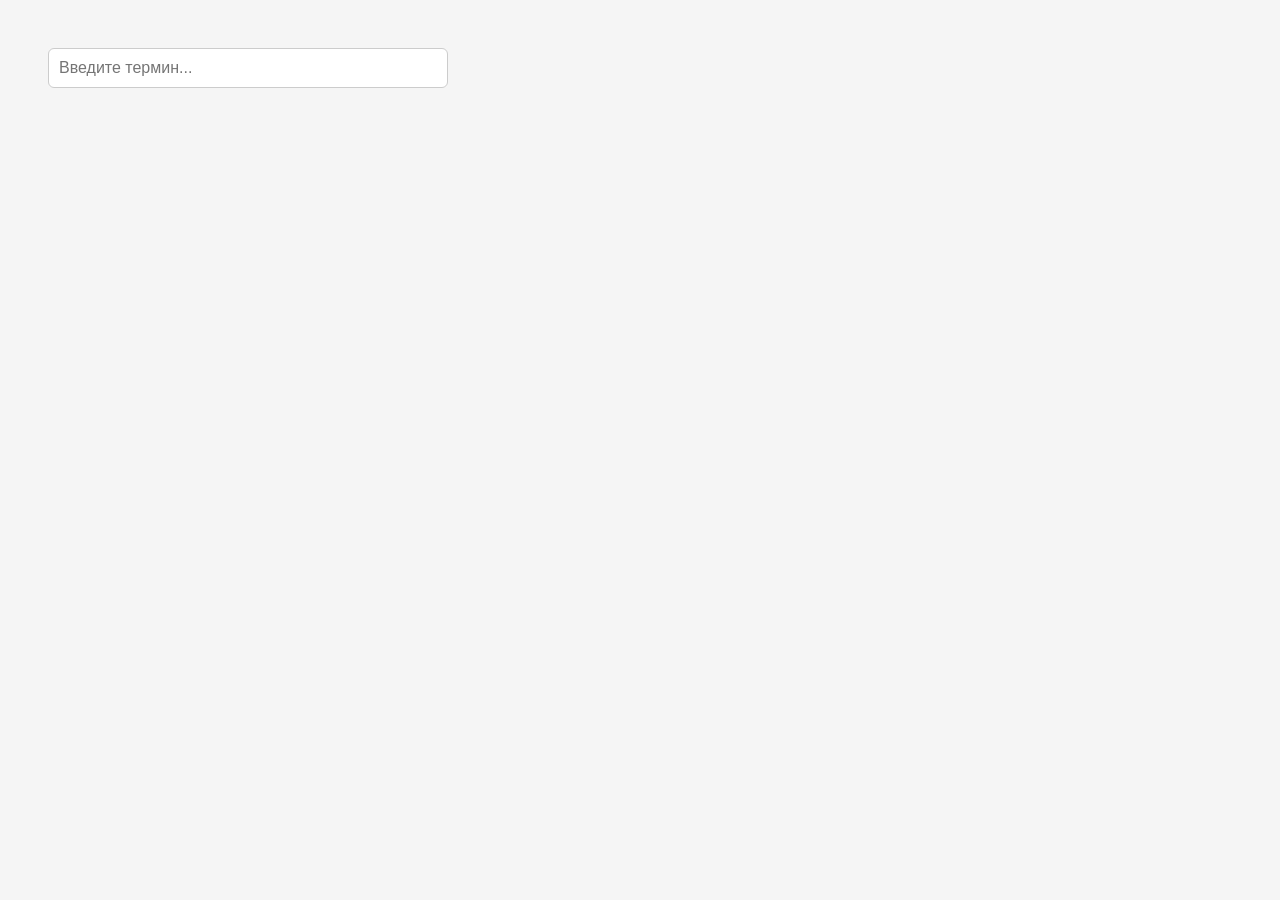
<file: frontend/autocompletion.html>
<!DOCTYPE html>
<html lang="ru">
<head>
  <meta charset="UTF-8"/>
  <title>Автодополнение</title>
  <style>
    body { font-family: sans-serif; padding: 40px; background: #f5f5f5; }
    .wrap { position: relative; max-width: 400px; }
    input {
      width: 100%; padding: 10px; font-size: 16px;
      border: 1px solid #ccc; border-radius: 6px; box-sizing: border-box;
    }
    ul {
      position: absolute; top: 100%; left: 0; right: 0;
      background: #fff; border: 1px solid #ccc; border-top: none;
      border-radius: 0 0 6px 6px; list-style: none;
      margin: 0; padding: 0; display: none; z-index: 10;
    }
    ul.open { display: block; }
    li { padding: 9px 12px; cursor: pointer; font-size: 15px; display: flex; align-items: center; gap: 8px; }
    li:hover, li.active { background: #eef; }
    li mark { background: none; color: #4a90d9; font-weight: 600; }
    .badge {
      font-size: 10px; padding: 1px 5px; border-radius: 3px;
      flex-shrink: 0; font-weight: 600; letter-spacing: 0.03em;
    }
    .badge-crypto { background: #fff3cd; color: #856404; }
    .badge-wiki   { background: #e8f0fe; color: #1a56db; }
  </style>
</head>
<body>

<div class="wrap">
  <input id="q" type="text" placeholder="Введите термин..."/>
  <ul id="list"></ul>
</div>

<script>
const CRYPTO = [
  "Абстракция аккаунта","Автоматический маркет-мейкер","АММ","Авторитетный мастернод",
  "Агрегатор DeFi","Адаптивный шардинг","Адрес","Аирдроп","Алгоритмический стейблкоин",
  "Альткоин","Альфа","Анархо-капитализм","Аномальная доходность","Аппаратный кошелёк",
  "Асинхронный","Атака 51%","Атака флэш-кредита","Атомарный своп",
  "Бейкеры","Биткоин-банкомат","BTM","Биткойнер","Блокировка токенов","Блокчейн",
  "Блокчейн-трайбализм","Валидатор","Взаимозаменяемый","Византийская отказоустойчивость",
  "BFT","Виртуальная машина Ethereum","EVM","Вош-трейдинг","Время блока",
  "Газ","Генезис-блок","Годовая процентная доходность","APY","Годовая процентная ставка","APR",
  "Горячее хранение","Горячий кошелек","Граничные узлы","Групповой майнинг",
  "Двухфакторная аутентификация","2FA","Делегированное доказательство доли","dPOS",
  "Дерево Меркла","Децентрализованная биржа","DEX","Децентрализованное управление",
  "ДАО","DAICO","Децентрализованные приложения","DApps","Децентрализованный",
  "Доказательство мошенничества","Доминирование Биткоина","BTCD",
  "Заголовок блока","Закрытый ключ","Залоговые токены","Защищенный реестр",
  "Извлекаемая майнерами ценность","MEV","Инфляция",
  "Каскадные ликвидации","Кастодиальный кошелёк","Кастодиан","Консенсус",
  "Консорциумный блокчейн","Корпоративный блокчейн","Кривая привязки",
  "Криптовалюта","Криптоджекинг","Криптозима","Криптомиксер",
  "Ликвидация","Ликвидность","Ликвидный стейкинг","Лимит газа","Ложный пробой",
  "Майнеры","Майнинг","Мейннет","Мемкоин","Метавселенная","Механизм консенсуса","Мосты",
  "Неизменность","Непостоянные потери","Нерегулируемый реестр",
  "Обеспеченная долговая позиция","CDP","Облачный майнинг","Обозреватель блоков",
  "Общая заблокированная стоимость","TVL","Объем торгов","Ончейн",
  "Первичное предложение монет","ICO","IDO","Подтверждение",
  "Полностью разводненная стоимость","FDV","Полный узел","Производитель блока",
  "Протокол","Публичный адрес","Распределённый реестр","Рыночная капитализация",
  "Сатоши Накамото","Сид-фраза","Служебный токен","Смарт-контракт",
  "Стейблкоин","Стейкинг","Стоимость газа","Тест Хауи","Тестнет","DLT",
  "Токен управления","Токеномика","Токенсейл","TPS","Узел","Управление",
  "Фиат","Фиатный шлюз","Флиппенинг","Флэш-кредит","Форк","Фронтраннинг",
  "Хардфорк","Хеш","Холодное хранение","Холодный кошелек",
  "Централизованная биржа","CEX","Циркулирующее предложение","CBDC",
  "Шардинг","Шифропанк","Экзит-скам","Эмиссия токенов","Эпоха",
  "Airnode","ASIC","Bagholder","Beacon Chain","BEP-2","BEP-20","BEP-721","BEP-95",
  "Binance Labs","Binance Launchpad","BitLicense","CeDeFi","Coinbase","CPU Miner",
  "DeFi","EEA","ERC-20","ERC-721","ERC-777","ERC-1155","EIP","FOMO",
  "GameFi","Geth","HODL","KYC","Layer 0","Layer 1","Layer 2","NFT",
  "PoA","PoS","PoW","Rug Pull","SegWit"
];

const q    = document.getElementById('q');
const list = document.getElementById('list');
let active = -1, matches = [], timer, wikiCtrl;

q.addEventListener('input', () => {
  const val = q.value.split(/\s+/).pop();
  if (val.length < 1) { close(); return; }

  // 1. крипто — мгновенно
  const lower = val.toLowerCase();
  const crypto = CRYPTO.filter(t => t.toLowerCase().startsWith(lower)).slice(0, 6);

  clearTimeout(timer);
  if (wikiCtrl) wikiCtrl.abort();

  render(crypto, [], val);

  // 2. Wikipedia — догружаем если крипто < 6
  if (crypto.length < 6) {
    timer = setTimeout(() => fetchWiki(val, crypto), 350);
  }
});

async function fetchWiki(val, crypto) {
  wikiCtrl = new AbortController();
  try {
    const url = `https://ru.wikipedia.org/w/api.php?action=opensearch&search=${encodeURIComponent(val)}&limit=20&format=json&origin=*`;
    const res  = await fetch(url, { signal: wikiCtrl.signal });
    const data = await res.json(); // массив заголовков статей
    const seen = new Set(crypto.map(s => s.toLowerCase()));
    const wiki = data[1]
      .map(s => s.split(/[\s,.(]/)[0])
      .filter(w => w.toLowerCase().startsWith(val.toLowerCase()) && !seen.has(w.toLowerCase()))
      .filter((w, i, a) => a.indexOf(w) === i)
      .slice(0, 8 - crypto.length);
    render(crypto, wiki, val);
  } catch (e) {}
}

function render(crypto, wiki, val) {
  matches = [...crypto, ...wiki];
  active  = -1;
  if (!matches.length) { close(); return; }

  list.innerHTML = [
    ...crypto.map((t, i)           => item(t, val, i,              'crypto')),
    ...wiki  .map((t, i)           => item(t, val, i + crypto.length, 'wiki')),
  ].join('');
  list.className = 'open';
}

function item(t, val, i, type) {
  const lower = val.toLowerCase();
  const idx   = t.toLowerCase().indexOf(lower);
  const hi    = idx >= 0
    ? t.slice(0, idx) + '<mark>' + t.slice(idx, idx + val.length) + '</mark>' + t.slice(idx + val.length)
    : t;
  const badge = type === 'crypto'
    ? '<span class="badge badge-crypto">крипто</span>'
    : '<span class="badge badge-wiki">wiki</span>';
  return `<li data-i="${i}">${badge}${hi}</li>`;
}

function pick(i) {
  const parts = q.value.split(/\s+/);
  parts[parts.length - 1] = matches[i];
  q.value = parts.join(' ') + ' ';
  close(); q.focus();
}

list.addEventListener('mousedown', e => {
  const li = e.target.closest('li');
  if (li) pick(+li.dataset.i);
});

q.addEventListener('keydown', e => {
  if (e.key === 'ArrowDown')  { e.preventDefault(); setActive(active + 1); }
  if (e.key === 'ArrowUp')    { e.preventDefault(); setActive(active - 1); }
  if (e.key === 'Enter' && active >= 0) pick(active);
  if (e.key === 'Escape') close();
});

function setActive(i) {
  const lis = list.querySelectorAll('li');
  active = Math.max(0, Math.min(i, lis.length - 1));
  lis.forEach((el, j) => el.classList.toggle('active', j === active));
}

function close() { list.className = ''; list.innerHTML = ''; active = -1; matches = []; }
document.addEventListener('click', e => { if (!e.target.closest('.wrap')) close(); });
</script>
</body>
</html>
</file>
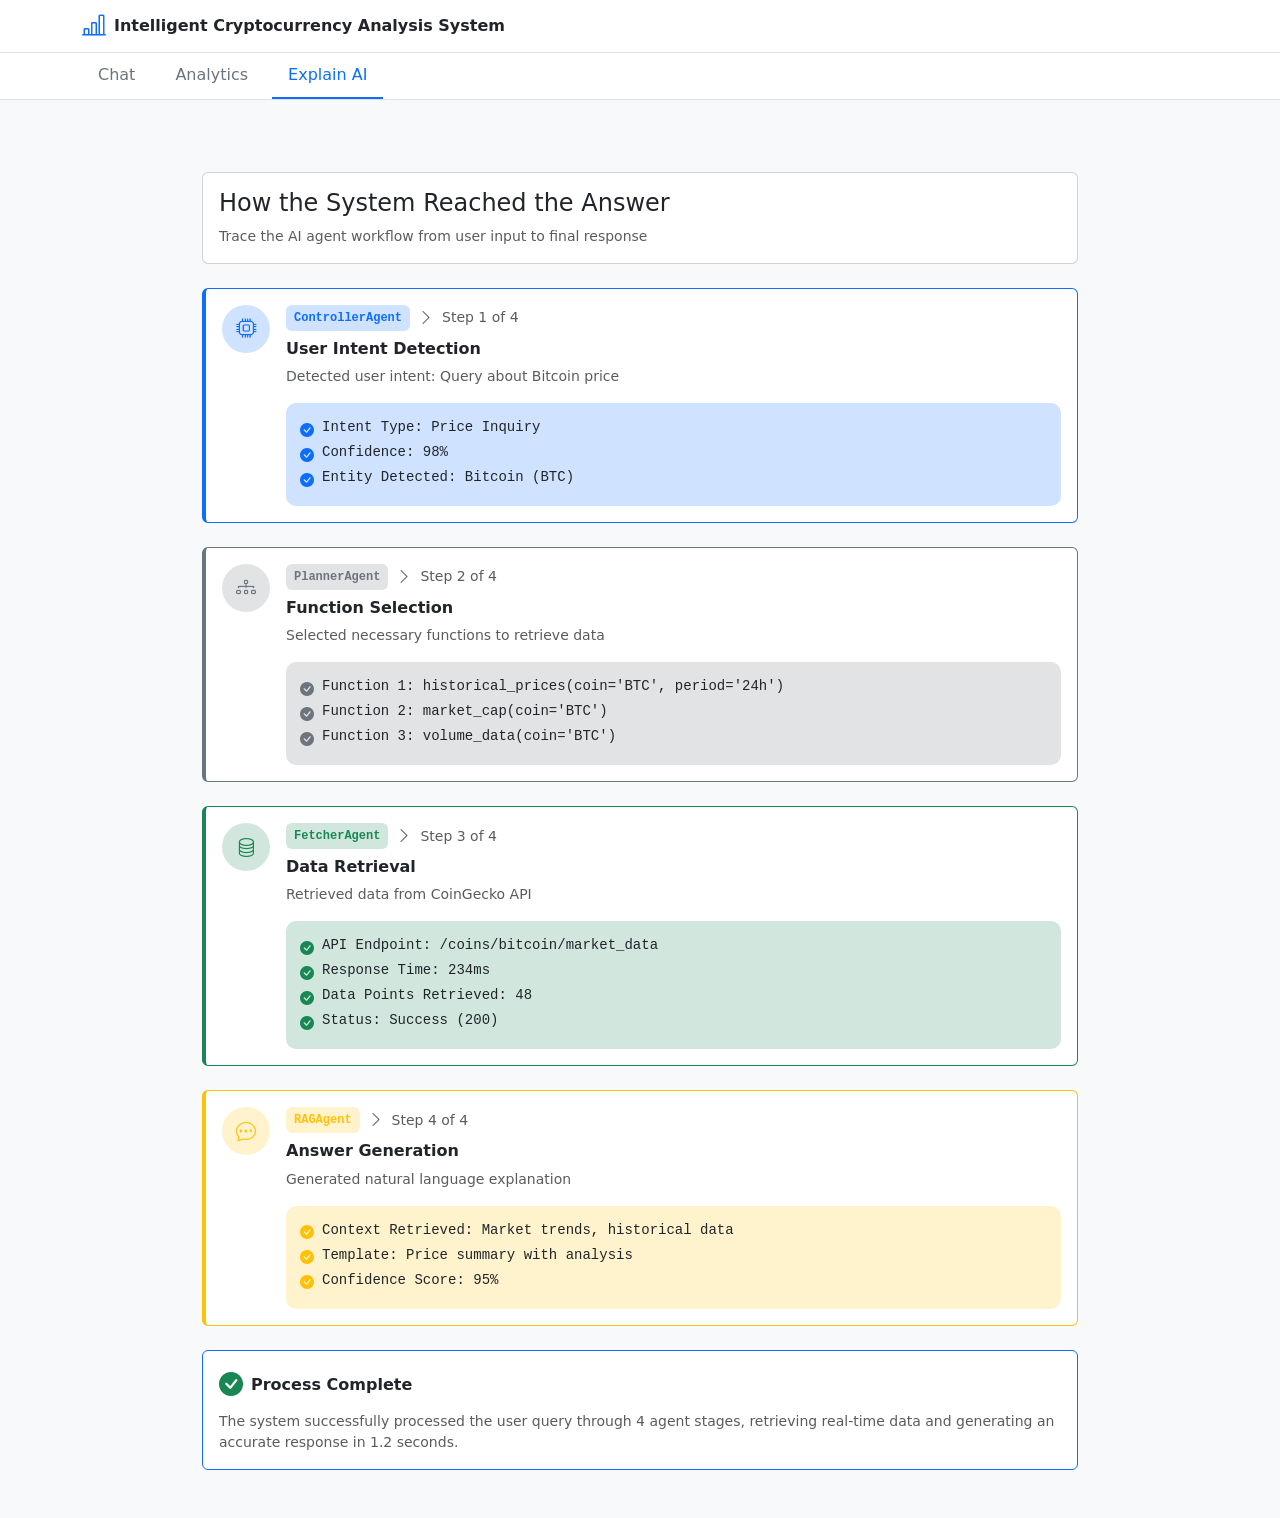
<file: frontend/workflow.html>
<!DOCTYPE html>
<html lang="en">
<head>
  <meta charset="UTF-8" />
  <meta name="viewport" content="width=device-width, initial-scale=1" />
  <title>AI Explain Workflow</title>

  <!-- Bootstrap -->
  <link
    href="https://cdn.jsdelivr.net/npm/bootstrap@5.3.2/dist/css/bootstrap.min.css"
    rel="stylesheet"
  />

  <!-- Bootstrap Icons -->
  <link
    href="https://cdn.jsdelivr.net/npm/bootstrap-icons@1.11.3/font/bootstrap-icons.css"
    rel="stylesheet"
  />

  <style>
    body {
      background: #f8f9fa;
    }

    .step-icon {
      width: 48px;
      height: 48px;
      border-radius: 50%;
      display: flex;
      /*дочерние элементы по вертикали*/
      align-items: center;
      /*дочерние элементы по горизонтали*/
      justify-content: center;
      font-size: 20px;
      flex-shrink: 0;
    }

    .agent-badge {
      font-family: monospace;
      font-size: 12px;
      font-weight: 600;
      padding: 4px 8px;
      border-radius: 6px;
    }

    .detail-box {
      border-radius: 10px;
      padding: 14px;
      font-family: monospace;
      font-size: 14px;
    }
  </style>
</head>
<body>

<div id="navbar"></div>

<div class="container py-5" style="max-width:900px">

  <!-- Header -->
  <div class="card mb-4">
    <div class="card-body">
      <h4 class="card-title">How the System Reached the Answer</h4>
      <p class="text-muted small mb-0">
        Trace the AI agent workflow from user input to final response
      </p>
    </div>
  </div>

  <!-- Steps container -->
  <div id="stepsContainer" class="position-relative"></div>

  <!-- Summary -->
  <div id="summaryContainer"></div>

</div>

<script>
/* =========================
   MOCK JSON (backend later)
========================= */

const workflowData = {
  totalTime: "1.2 seconds",
  steps: [
    {
      agent: "ControllerAgent",
      title: "User Intent Detection",
      description: "Detected user intent: Query about Bitcoin price",
      details: [
        "Intent Type: Price Inquiry",
        "Confidence: 98%",
        "Entity Detected: Bitcoin (BTC)"
      ],
      color: "primary",
      icon: "bi-cpu"
    },
    {
      agent: "PlannerAgent",
      title: "Function Selection",
      description: "Selected necessary functions to retrieve data",
      details: [
        "Function 1: historical_prices(coin='BTC', period='24h')",
        "Function 2: market_cap(coin='BTC')",
        "Function 3: volume_data(coin='BTC')"
      ],
      color: "secondary",
      icon: "bi-diagram-3"
    },
    {
      agent: "FetcherAgent",
      title: "Data Retrieval",
      description: "Retrieved data from CoinGecko API",
      details: [
        "API Endpoint: /coins/bitcoin/market_data",
        "Response Time: 234ms",
        "Data Points Retrieved: 48",
        "Status: Success (200)"
      ],
      color: "success",
      icon: "bi-database"
    },
    {
      agent: "RAGAgent",
      title: "Answer Generation",
      description: "Generated natural language explanation",
      details: [
        "Context Retrieved: Market trends, historical data",
        "Template: Price summary with analysis",
        "Confidence Score: 95%"
      ],
      color: "warning",
      icon: "bi-chat-dots"
    }
  ]
};


/* =========================
   RENDER LOGIC (Dynamic)
========================= */

const container = document.getElementById("stepsContainer");

workflowData.steps.forEach((step, index) => {

  const wrapper = document.createElement("div");
  wrapper.className = "mb-4 position-relative";

  // // timeline line // TODO создать класс timeline-line
  // if (index < workflowData.steps.length - 1) {
  //   const line = document.createElement("div");
  //   line.className = "timeline-line";
  //   wrapper.appendChild(line);
  // }

  const detailsHTML = step.details
    .map(d => `
      <div class="d-flex align-items-start gap-2">
        <i class="bi bi-check-circle-fill text-${step.color} mt-1"></i>
        <span>${d}</span>
      </div>
    `)
    .join("");

  wrapper.innerHTML += `
    <div class="card border border-${step.color}" style="border-width: 1px 1px 1px 4px !important;">
      <div class="card-body">
        <div class="d-flex gap-3">

          <!-- ICON -->
          <div class="step-icon bg-${step.color}-subtle text-${step.color}">
            <i class="bi ${step.icon}"></i>
          </div>

          <!-- CONTENT -->
          <div class="flex-grow-1">

            <div class="d-flex align-items-center gap-2 mb-2">
              <span class="agent-badge bg-${step.color}-subtle text-${step.color}">
                ${step.agent}
              </span>
              <i class="bi bi-chevron-right text-muted"></i>
              <small class="text-muted">
                Step ${index + 1} of ${workflowData.steps.length}
              </small>
            </div>

            <h6 class="fw-semibold">${step.title}</h6>

            <p class="text-muted small">${step.description}</p>

            <div class="detail-box bg-${step.color}-subtle">
              ${detailsHTML}
            </div>

          </div>
        </div>
      </div>
    </div>
  `;

  container.appendChild(wrapper);
});


/* =========================
   SUMMARY CARD
========================= */

const summary = document.getElementById("summaryContainer");

summary.innerHTML = `
  <div class="card mt-4 border-primary">
    <div class="card-body">
      <div class="d-flex align-items-center gap-2 mb-2">
        <i class="bi bi-check-circle-fill text-success fs-4"></i>
        <h6 class="mb-0 fw-semibold">Process Complete</h6>
      </div>
      <p class="text-muted small mb-0">
        The system successfully processed the user query through
        ${workflowData.steps.length} agent stages,
        retrieving real-time data and generating an accurate response
        in ${workflowData.totalTime}.
      </p>
    </div>
  </div>
`;
</script>

<script>
fetch("navbar.html")
  .then(res => res.text())
  .then(data => {
    document.getElementById("navbar").innerHTML = data;
    const links = document.querySelectorAll(".navbar-tabs a");

    links.forEach(link => {
      if (window.location.pathname.includes(link.getAttribute("href"))) {
        link.classList.add("active");
      }
    });
  });
</script>

</body>
</html>
</file>
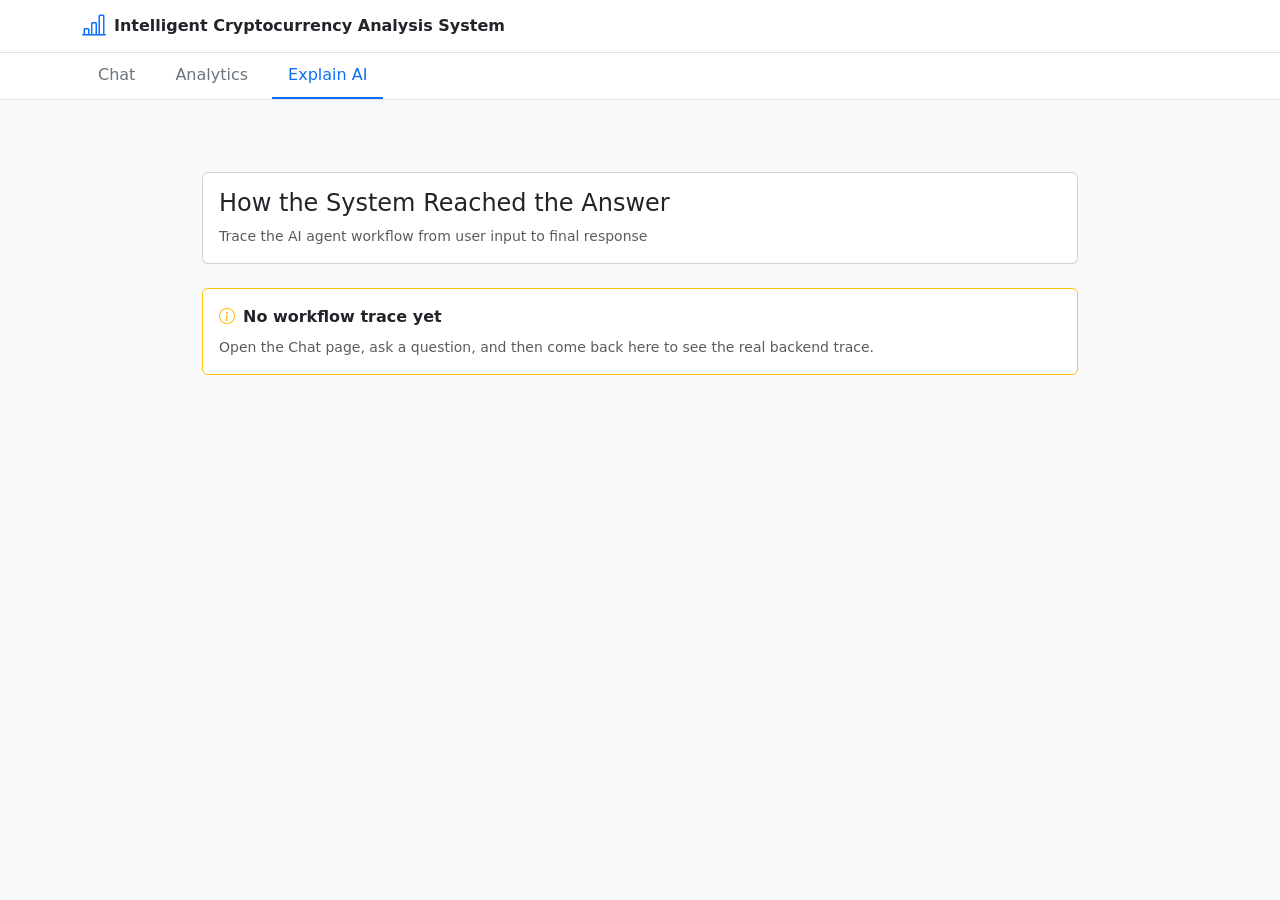
<file: frontend/html/workflow.html>
<!DOCTYPE html>
<html lang="en">
<head>
  <meta charset="UTF-8">
  <meta name="viewport" content="width=device-width, initial-scale=1">
  <title>AI Explain Workflow</title>

  <!-- Bootstrap -->
  <link href="https://cdn.jsdelivr.net/npm/bootstrap@5.3.2/dist/css/bootstrap.min.css" rel="stylesheet">

  <!-- Bootstrap Icons -->
  <link href="https://cdn.jsdelivr.net/npm/bootstrap-icons@1.11.3/font/bootstrap-icons.css" rel="stylesheet">

  <!-- Page styles -->
  <link rel="stylesheet" href="../css/workflow.css">
</head>

<body>

<div id="navbar"></div>

<div class="container py-5 page-shell" style="max-width:900px">
  <!-- Header -->
  <div class="card mb-4">
    <div class="card-body">
      <h4 class="card-title">How the System Reached the Answer</h4>
      <p class="text-muted small mb-0">
        Trace the AI agent workflow from user input to final response
      </p>
    </div>
  </div>

  <!-- Steps container -->
  <div id="stepsContainer" class="position-relative"></div>

  <!-- Summary -->
  <div id="summaryContainer"></div>

</div>

<!-- Page logic -->
<script src="../js/common.js"></script>
<script src="../js/global-error.js"></script>
<script src="../js/workflow.js"></script>

<!-- Navbar loader -->
<script src="../js/navbar-loader.js"></script>

</body>
</html>
</file>
<file: frontend/css/workflow.css>
body {
  background: #f8f9fa;
}

.step-icon {
  width: 48px;
  height: 48px;
  border-radius: 50%;
  display: flex;
  align-items: center;
  justify-content: center;
  font-size: 20px;
  flex-shrink: 0;
}

.agent-badge {
  font-family: monospace;
  font-size: 12px;
  font-weight: 600;
  padding: 4px 8px;
  border-radius: 6px;
}

.detail-box {
  border-radius: 10px;
  padding: 14px;
  font-family: monospace;
  font-size: 14px;
}
</file>
